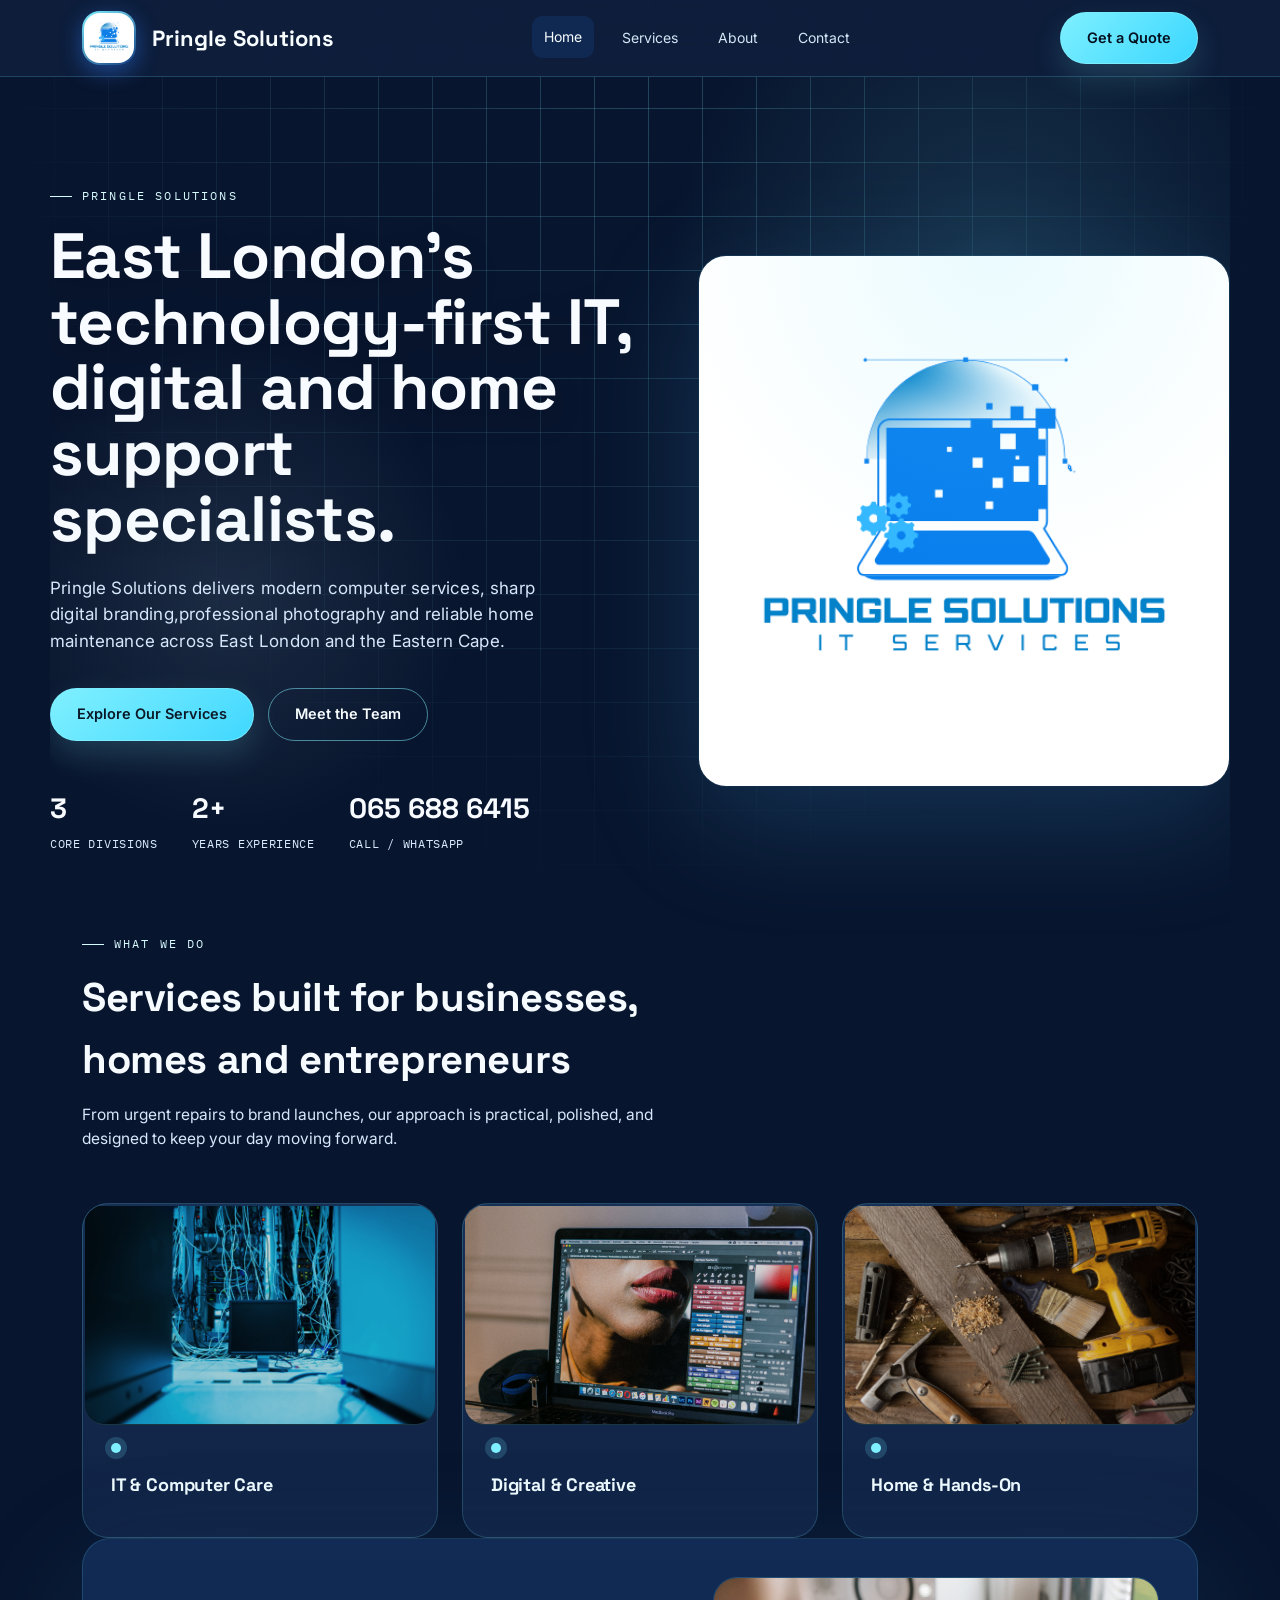
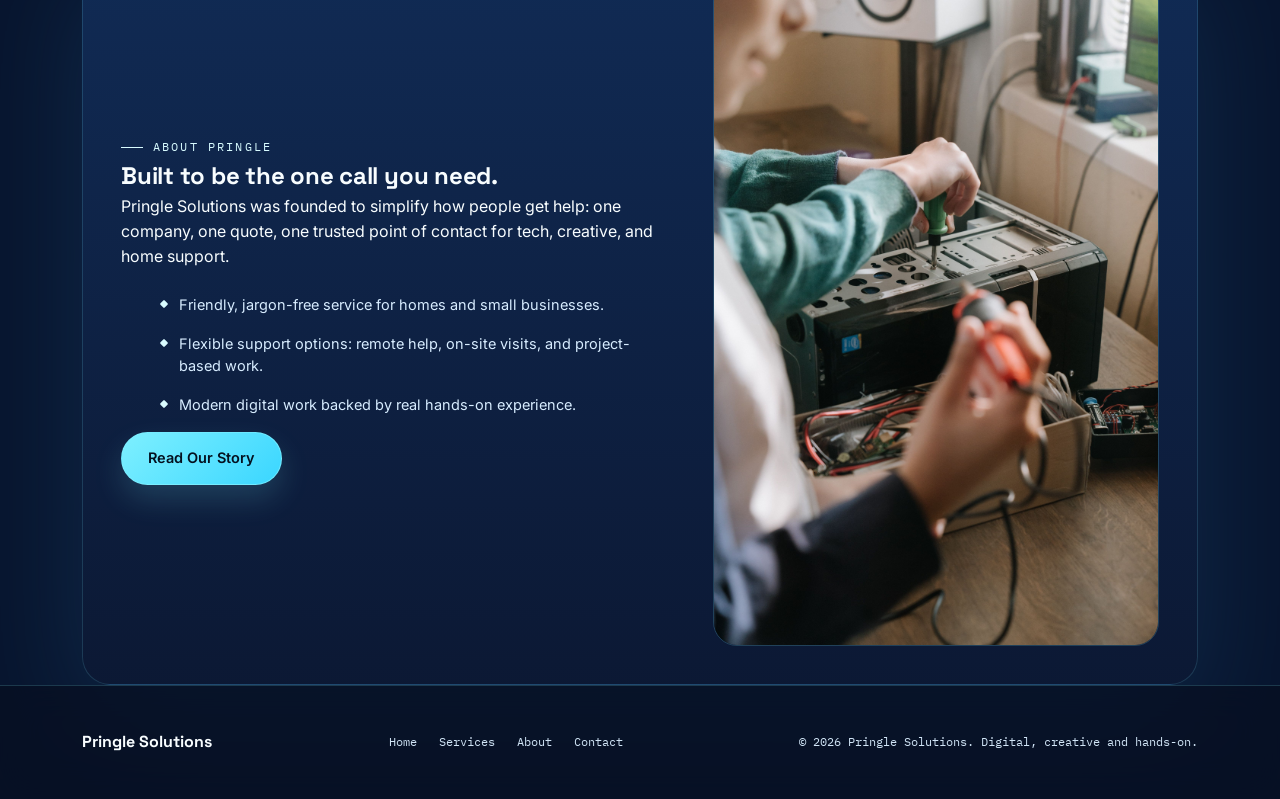
<file: index.html>
<!DOCTYPE html>
<html lang="en">

<head>
    <meta charset="UTF-8">
    <meta name="viewport" content="width=device-width, initial-scale=1.0">
    <title>Pringle Solutions — Home</title>
    <link rel="preconnect" href="https://fonts.googleapis.com">
    <link rel="preconnect" href="https://fonts.gstatic.com" crossorigin>
    <link
        href="https://fonts.googleapis.com/css2?family=Space+Grotesk:wght@400;500;600;700&family=Inter:wght@400;500;600;700&family=IBM+Plex+Mono:wght@400;500&display=swap"
        rel="stylesheet">
    <link rel="stylesheet" href="styles1.css">
</head>

<body>
    <video class="bg-video" autoplay muted loop playsinline>
        <source src="Video Background in Purple Pink Green Gradient Style.mp4" type="video/mp4">
        Your browser does not support video background.
    </video>
    <header>
        <nav class="wrap">
            <div class="brand">
                <span class="brand-mark">
                    <img src="PRINGLE SOLUTIONS.png" alt="Pringle Solutions logo" class="brand-logo">
                </span>
                Pringle Solutions
            </div>
            <div class="navlinks" id="navlinks">
                <a href="index.html" class="active">Home</a>
                <a href="services.html">Services</a>
                <a href="about.html">About</a>
                <a href="contact.html">Contact</a>
            </div>
            <div class="navcta">
                <a class="btn primary" href="contact.html">Get a Quote</a>
                <button class="burger" id="burgerBtn" aria-label="Menu">☰</button>
            </div>
        </nav>
    </header>

    <main>
        <section class="hero wrap">
            <div class="hero-grid">
                <div>
                    <div class="eyebrow">PRINGLE SOLUTIONS</div>
                    <h1>East London’s technology-first IT, digital and home support specialists.</h1>
                    <p class="lead">Pringle Solutions delivers modern computer services, sharp digital
                        branding,professional photography and
                        reliable home maintenance across East London and the Eastern Cape.</p>
                    <div class="hero-ctas">
                        <a class="btn primary" href="services.html">Explore Our Services</a>
                        <a class="btn ghost" href="about.html">Meet the Team</a>
                    </div>
                    <div class="hero-stats">
                        <div><b>3</b><span>Core divisions</span></div>
                        <div><b>2+</b><span>Years experience</span></div>
                        <div><b>065 688 6415</b><span>Call / WhatsApp</span></div>
                    </div>
                </div>
                <div class="hero-media" data-reveal>
                    <img src="PRINGLE SOLUTIONS.png"
                        alt="Technology team collaborating around laptops and screens">
                </div>
            </div>
        </section>

        <section class="wrap" data-reveal>
            <div class="section-head">
                <div class="eyebrow">WHAT WE DO</div>
                <h2>Services built for businesses, homes and entrepreneurs</h2>
                <p>From urgent repairs to brand launches, our approach is practical, polished, and designed to keep your
                    day moving forward.</p>
            </div>
            <div class="service-row">
                <div class="card" data-tilt>
                    <div class="card-img"><img src="computer.jpg"
                            alt="IT specialist repairing a laptop in a modern office"></div>
                    <div class="node-dot"></div>
                    <h4>IT & Computer Care</h4>
                    <p>Fast repairs, secure setup, and ongoing support for laptops, networks, and home-office systems.
                    </p>
                </div>
                <div class="card" data-tilt>
                    <div class="card-img"><img src="pexels-onbab-9281786.jpg"
                            alt="Designer working on a digital interface and marketing visuals"></div>
                    <div class="node-dot"></div>
                    <h4>Digital & Creative</h4>
                    <p>Clear branding, modern websites, and photography that make your business look as professional as
                        it is.</p>
                </div>
                <div class="card" data-tilt>
                    <div class="card-img"><img src="maintainance.jpg"
                            alt="Smart home installation and home maintenance technology service"></div>
                    <div class="node-dot"></div>
                    <h4>Home & Hands-On</h4>
                    <p>Reliable household repairs, installations, and maintenance for the jobs that need to be done
                        right.</p>
                </div>
            </div>
        </section>

        <section class="wrap" data-reveal>
            <div class="about-preview">
                <div>
                    <div class="eyebrow">ABOUT PRINGLE</div>
                    <h2>Built to be the one call you need.</h2>
                    <p>Pringle Solutions was founded to simplify how people get help: one company, one quote, one
                        trusted point of contact for tech, creative, and home support.</p>
                    <ul class="about-list">
                        <li>Friendly, jargon-free service for homes and small businesses.</li>
                        <li>Flexible support options: remote help, on-site visits, and project-based work.</li>
                        <li>Modern digital work backed by real hands-on experience.</li>
                    </ul>
                    <a class="btn primary" href="about.html">Read Our Story</a>
                </div>
                <div class="about-image">
                    <img src="pexels-cottonbro-4705603.jpg"
                        alt="Technology and service professionals planning a project together">
                </div>
            </div>
        </section>
    </main>

    <footer>
        <div class="wrap foot-row">
            <div class="brand">Pringle Solutions</div>
            <div class="foot-links">
                <a href="index.html">Home</a>
                <a href="services.html">Services</a>
                <a href="about.html">About</a>
                <a href="contact.html">Contact</a>
            </div>
            <div class="foot-links"><span>© 2026 Pringle Solutions. Digital, creative and hands-on.</span></div>
        </div>
    </footer>

    <script src="scripts.js" defer></script>
</body>

</html>
</file>
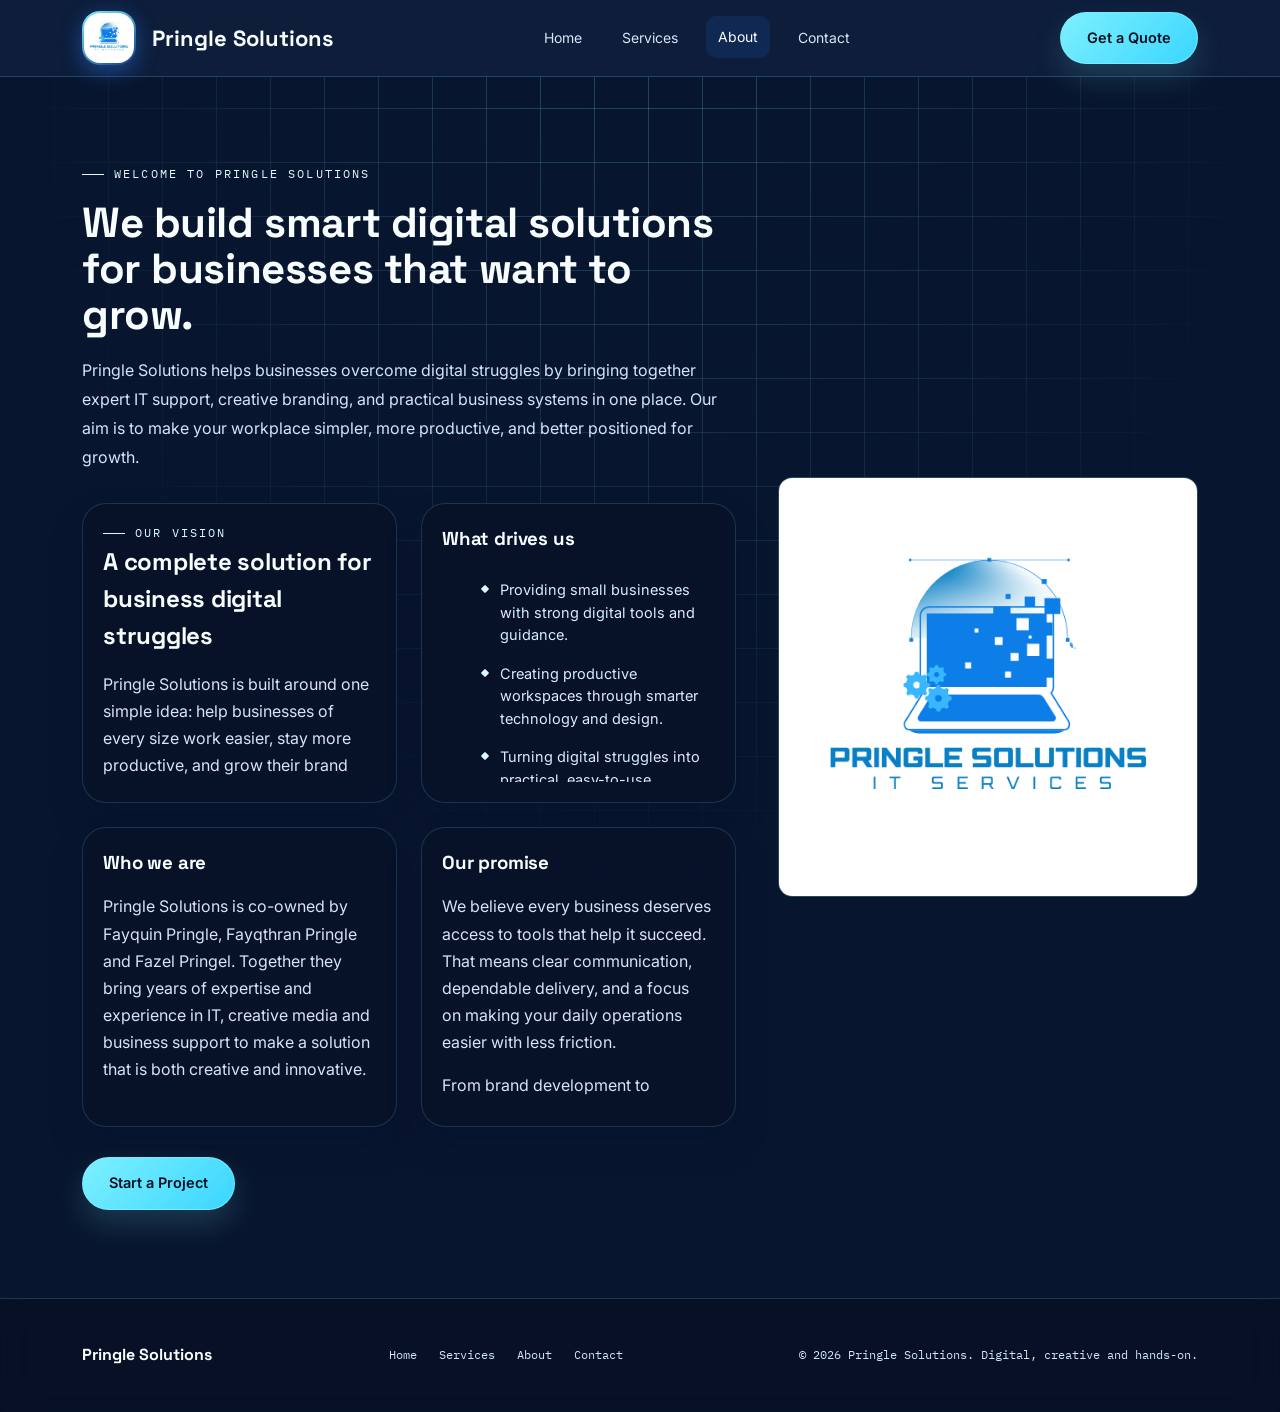
<file: about.html>
<!DOCTYPE html>
<html lang="en">

<head>
    <meta charset="UTF-8">
    <meta name="viewport" content="width=device-width, initial-scale=1.0">
    <title>Pringle Solutions — About</title>
    <link rel="preconnect" href="https://fonts.googleapis.com">
    <link rel="preconnect" href="https://fonts.gstatic.com" crossorigin>
    <link
        href="https://fonts.googleapis.com/css2?family=Space+Grotesk:wght@400;500;600;700&family=Inter:wght@400;500;600;700&family=IBM+Plex+Mono:wght@400;500&display=swap"
        rel="stylesheet">
    <link rel="stylesheet" href="styles1.css">
</head>

<body>
    <video class="bg-video" autoplay muted loop playsinline>
        <source src="Video Background in Purple Pink Green Gradient Style.mp4" type="video/mp4">
        Your browser does not support video background.
    </video>
    <header>
        <nav class="wrap">
            <div class="brand">
                <span class="brand-mark">
                    <img src="PRINGLE SOLUTIONS.png" alt="Pringle Solutions logo" class="brand-logo">
                </span>
                Pringle Solutions
            </div>
            <div class="navlinks" id="navlinks">
                <a href="index.html">Home</a>
                <a href="services.html">Services</a>
                <a href="about.html" class="active">About</a>
                <a href="contact.html">Contact</a>
            </div>
            <div class="navcta">
                <a class="btn primary" href="contact.html">Get a Quote</a>
                <button class="burger" id="burgerBtn" aria-label="Menu">☰</button>
            </div>
        </nav>
    </header>

    <main>
        <section>
            <div class="wrap">
                <div class="about-split">
                    <div data-reveal>
                        <div class="about-intro">
                            <div class="eyebrow">WELCOME TO PRINGLE SOLUTIONS</div>
                            <h1>We build smart digital solutions for businesses that want to grow.</h1>
                            <p>Pringle Solutions helps businesses overcome digital struggles by bringing together expert
                                IT support, creative branding, and practical business systems in one place. Our aim is
                                to
                                make your workplace simpler, more productive, and better positioned for growth.</p>
                        </div>
                        <div class="about-sections">
                            <div class="about-card">
                                <div class="card-content">
                                    <div class="eyebrow">OUR VISION</div>
                                    <h2>A complete solution for business digital struggles</h2>
                                    <p>Pringle Solutions is built around one simple idea: help businesses of every size
                                        work
                                        easier,
                                        stay more productive, and grow their brand with confidence. We solve digital
                                        problems,
                                        creative challenges, and practical business needs all in one place.</p>
                                    <p style="margin-top:16px;">Our mission is to make business life simpler, faster and
                                        more
                                        productive by combining creative innovation with real-world experience. We do
                                        this
                                        by
                                        offering a wide variety of services that support your website, your brand, your
                                        IT
                                        systems,
                                        and the everyday technology work that keeps your business running.</p>
                                </div>
                            </div>

                            <div class="about-card">
                                <div class="card-content">
                                    <h3>What drives us</h3>
                                    <ul class="about-list">
                                        <li>Providing small businesses with strong digital tools and guidance.</li>
                                        <li>Creating productive workspaces through smarter technology and design.</li>
                                        <li>Turning digital struggles into practical, easy-to-use solutions.</li>
                                        <li>Helping brands grow with consistent, confident support.</li>
                                    </ul>
                                </div>
                            </div>

                            <div class="about-card">
                                <div class="card-content">
                                    <h3>Who we are</h3>
                                    <p>Pringle Solutions is co-owned by Fayquin Pringle, Fayqthran Pringle and Fazel
                                        Pringel.
                                        Together they bring years of expertise and experience in IT, creative media and
                                        business
                                        support to make a solution that is both creative and innovative.</p>
                                    <p style="margin-top:16px;">Our team combines technical skill with practical
                                        business
                                        sense so we can deliver work that feels modern, reliable and ready for real
                                        business
                                        use.</p>
                                </div>
                            </div>

                            <div class="about-card">
                                <div class="card-content">
                                    <h3>Our promise</h3>
                                    <p>We believe every business deserves access to tools that help it succeed. That
                                        means
                                        clear communication, dependable delivery, and a focus on making your daily
                                        operations
                                        easier with less friction.</p>
                                    <p style="margin-top:16px;">From brand development to website support and digital
                                        systems,
                                        our goal is to create solutions that help businesses grow, improve productivity,
                                        and
                                        stand out in their market.</p>
                                    <ul class="about-list" style="margin-top:18px;">
                                        <li>Solutions built for small businesses, entrepreneurs and local teams.</li>
                                        <li>Services that help your brand develop and your business perform better.</li>
                                        <li>Reliable support from a team that understands both technology and business.
                                        </li>
                                    </ul>
                                </div>
                            </div>
                        </div>
                        <div class="hero-ctas" style="margin-top:30px;">
                            <a class="btn primary" href="contact.html">Start a Project</a>
                        </div>
                    </div>
                    <img src="PRINGLE SOLUTIONS.png"
                        alt="Team working together across computer and design tasks" data-reveal>
                </div>
            </div>
        </section>
    </main>

    <footer>
        <div class="wrap foot-row">
            <div class="brand">Pringle Solutions</div>
            <div class="foot-links">
                <a href="index.html">Home</a>
                <a href="services.html">Services</a>
                <a href="about.html">About</a>
                <a href="contact.html">Contact</a>
            </div>
            <div class="foot-links"><span>© 2026 Pringle Solutions. Digital, creative and hands-on.</span></div>
        </div>
    </footer>
    <script src="scripts.js" defer></script>
</body>

</html>
</file>
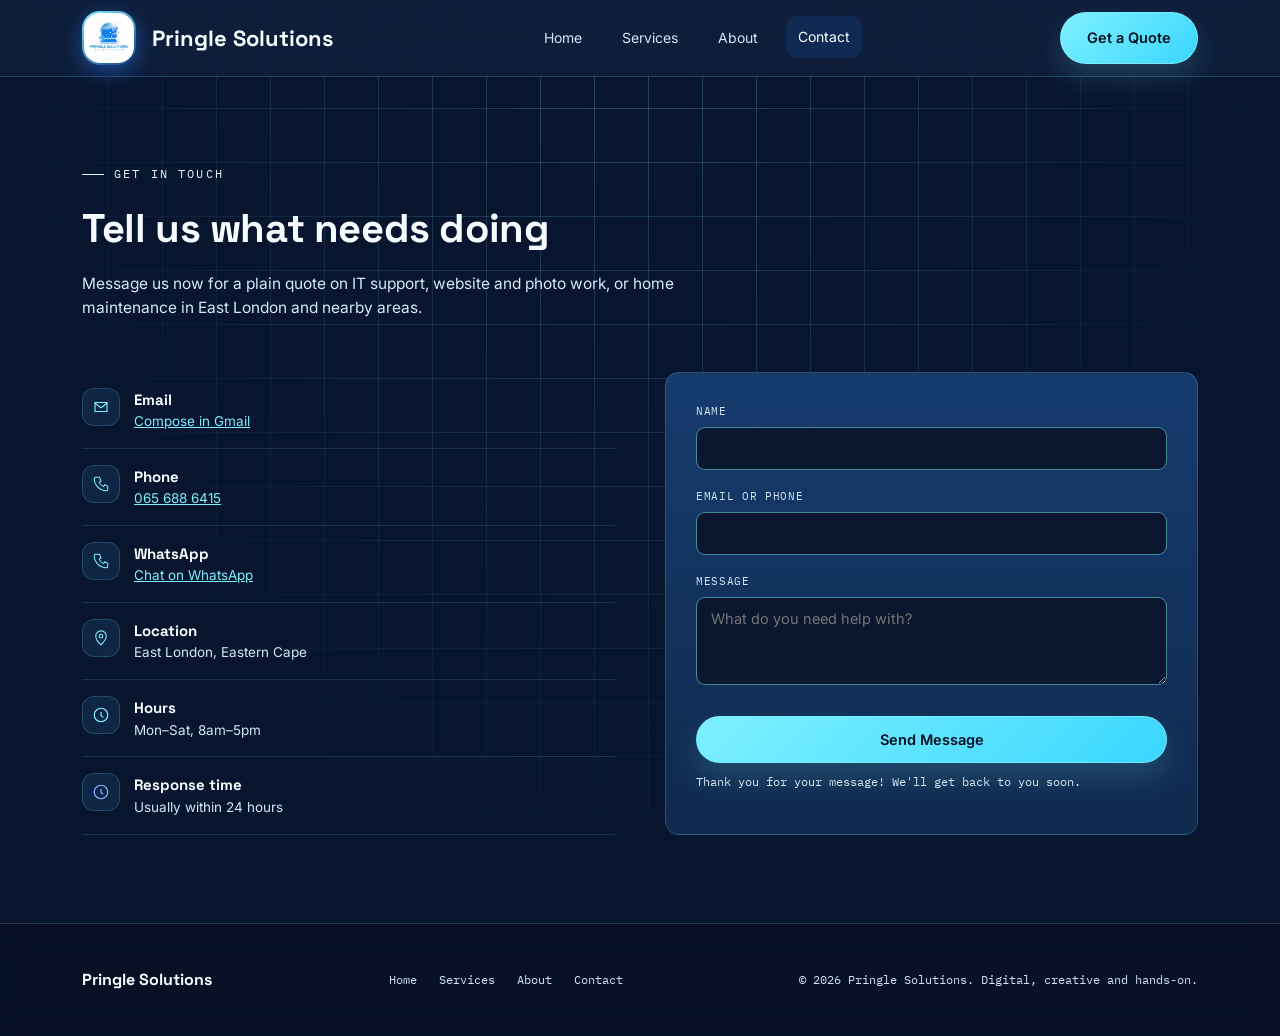
<file: contact.html>
<!DOCTYPE html>
<html lang="en">

<head>
    <meta charset="UTF-8">
    <meta name="viewport" content="width=device-width, initial-scale=1.0">
    <title>Pringle Solutions — Contact</title>
    <link rel="preconnect" href="https://fonts.googleapis.com">
    <link rel="preconnect" href="https://fonts.gstatic.com" crossorigin>
    <link
        href="https://fonts.googleapis.com/css2?family=Space+Grotesk:wght@400;500;600;700&family=Inter:wght@400;500;600;700&family=IBM+Plex+Mono:wght@400;500&display=swap"
        rel="stylesheet">
    <link rel="stylesheet" href="styles1.css">
</head>

<body>
    <video class="bg-video" autoplay muted loop playsinline>
        <source src="Video Background in Purple Pink Green Gradient Style.mp4" type="video/mp4">
        Your browser does not support video background.
    </video>
    <header>
        <nav class="wrap">
            <div class="brand">
                <span class="brand-mark">
                    <img src="PRINGLE SOLUTIONS.png" alt="Pringle Solutions logo" class="brand-logo">
                </span>
                Pringle Solutions
            </div>
            <div class="navlinks" id="navlinks">
                <a href="index.html">Home</a>
                <a href="services.html">Services</a>
                <a href="about.html">About</a>
                <a href="contact.html" class="active">Contact</a>
            </div>
            <div class="navcta">
                <a class="btn primary" href="contact.html">Get a Quote</a>
                <button class="burger" id="burgerBtn" aria-label="Menu">☰</button>
            </div>
        </nav>
    </header>

    <main>
        <section>
            <div class="wrap">
                <div class="section-head" data-reveal>
                    <div class="eyebrow">GET IN TOUCH</div>
                    <h2>Tell us what needs doing</h2>
                    <p>Message us now for a plain quote on IT support, website and photo work, or home maintenance in
                        East London and nearby areas.</p>
                </div>
                <div class="contact-grid">
                    <div class="contact-info">
                        <div class="row">
                            <div class="icon">
                                <svg width="18" height="18" viewBox="0 0 24 24" fill="none">
                                    <path d="M4 6h16v12H4z" stroke="#7ef0ff" stroke-width="1.6" />
                                    <path d="M4 7l8 6 8-6" stroke="#7ef0ff" stroke-width="1.6" />
                                </svg>
                            </div>
                            <div><b>Email</b><span><a
                                        href="https://mail.google.com/mail/?view=cm&fs=1&to=pringlesolutions1@gmail.com&su=Website%20Contact%20Request"
                                        target="_blank" rel="noopener">Compose in Gmail</a></span>
                            </div>
                        </div>
                        <div class="row">
                            <div class="icon">
                                <svg width="18" height="18" viewBox="0 0 24 24" fill="none">
                                    <path
                                        d="M6 3h4l2 5-2.5 1.5a12 12 0 006 6L17 13l4 2v4a2 2 0 01-2 2C10.5 21 3 13.5 3 5a2 2 0 012-2z"
                                        stroke="#7ef0ff" stroke-width="1.4" />
                                </svg>
                            </div>
                            <div><b>Phone</b><span><a href="tel:+27656886415">065 688 6415</a></span></div>
                        </div>
                        <div class="row">
                            <div class="icon">
                                <svg width="18" height="18" viewBox="0 0 24 24" fill="none">
                                    <path
                                        d="M6 3h4l2 5-2.5 1.5a12 12 0 006 6L17 13l4 2v4a2 2 0 01-2 2C10.5 21 3 13.5 3 5a2 2 0 012-2z"
                                        stroke="#7ef0ff" stroke-width="1.4" />
                                </svg>
                            </div>
                            <div><b>WhatsApp</b><span><a href="https://wa.me/27656886415" target="_blank"
                                        rel="noopener">Chat on WhatsApp</a></span></div>
                        </div>
                        <div class="row">
                            <div class="icon">
                                <svg width="18" height="18" viewBox="0 0 24 24" fill="none">
                                    <path d="M12 21s7-6.2 7-11.5A7 7 0 105 9.5C5 14.8 12 21 12 21z" stroke="#7ef0ff"
                                        stroke-width="1.4" />
                                    <circle cx="12" cy="9.5" r="2.4" stroke="#7ef0ff" stroke-width="1.4" />
                                </svg>
                            </div>
                            <div><b>Location</b><span>East London, Eastern Cape</span></div>
                        </div>
                        <div class="row">
                            <div class="icon">
                                <svg width="18" height="18" viewBox="0 0 24 24" fill="none">
                                    <path d="M12 8v5l3 2" stroke="#7ef0ff" stroke-width="1.6" />
                                    <circle cx="12" cy="12" r="9" stroke="#7ef0ff" stroke-width="1.6" />
                                </svg>
                            </div>
                            <div><b>Hours</b><span>Mon–Sat, 8am–5pm</span></div>
                        </div>
                        <div class="row">
                            <div class="icon">
                                <svg width="18" height="18" viewBox="0 0 24 24" fill="none">
                                    <path d="M12 8v5l3 2" stroke="#7db4ff" stroke-width="1.6" />
                                    <circle cx="12" cy="12" r="9" stroke="#7db4ff" stroke-width="1.6" />
                                </svg>
                            </div>
                            <div><b>Response time</b><span>Usually within 24 hours</span></div>
                        </div>
                    </div>
                    <div class="panel-card">
                        <form id="contactForm" action="https://formsubmit.co/pringlesolutions1@gmail.com" method="POST">
                            <input type="hidden" name="_subject" value="Website Contact Request">
                            <input type="hidden" name="_captcha" value="false">
                            <div class="field">
                                <label for="cName">Name</label>
                                <input type="text" id="cName" name="name" required>
                            </div>
                            <div class="field">
                                <label for="cContact">Email or phone</label>
                                <input type="text" id="cContact" name="contact" required>
                            </div>
                            <div class="field">
                                <label for="cMsg">Message</label>
                                <textarea id="cMsg" name="message" required
                                    placeholder="What do you need help with?"></textarea>
                            </div>
                            <button type="submit" class="btn primary">Send Message</button>
                            <p class="form-note">Thank you for your message! We'll get back to you soon.</p>
                        </form>
                    </div>
                </div>
            </div>
        </section>
    </main>

    <footer>
        <div class="wrap foot-row">
            <div class="brand">Pringle Solutions</div>
            <div class="foot-links">
                <a href="index.html">Home</a>
                <a href="services.html">Services</a>
                <a href="about.html">About</a>
                <a href="contact.html">Contact</a>
            </div>
            <div class="foot-links"><span>© 2026 Pringle Solutions. Digital, creative and hands-on.</span></div>
        </div>
    </footer>
    <script src="scripts.js" defer></script>
</body>

</html>
</file>
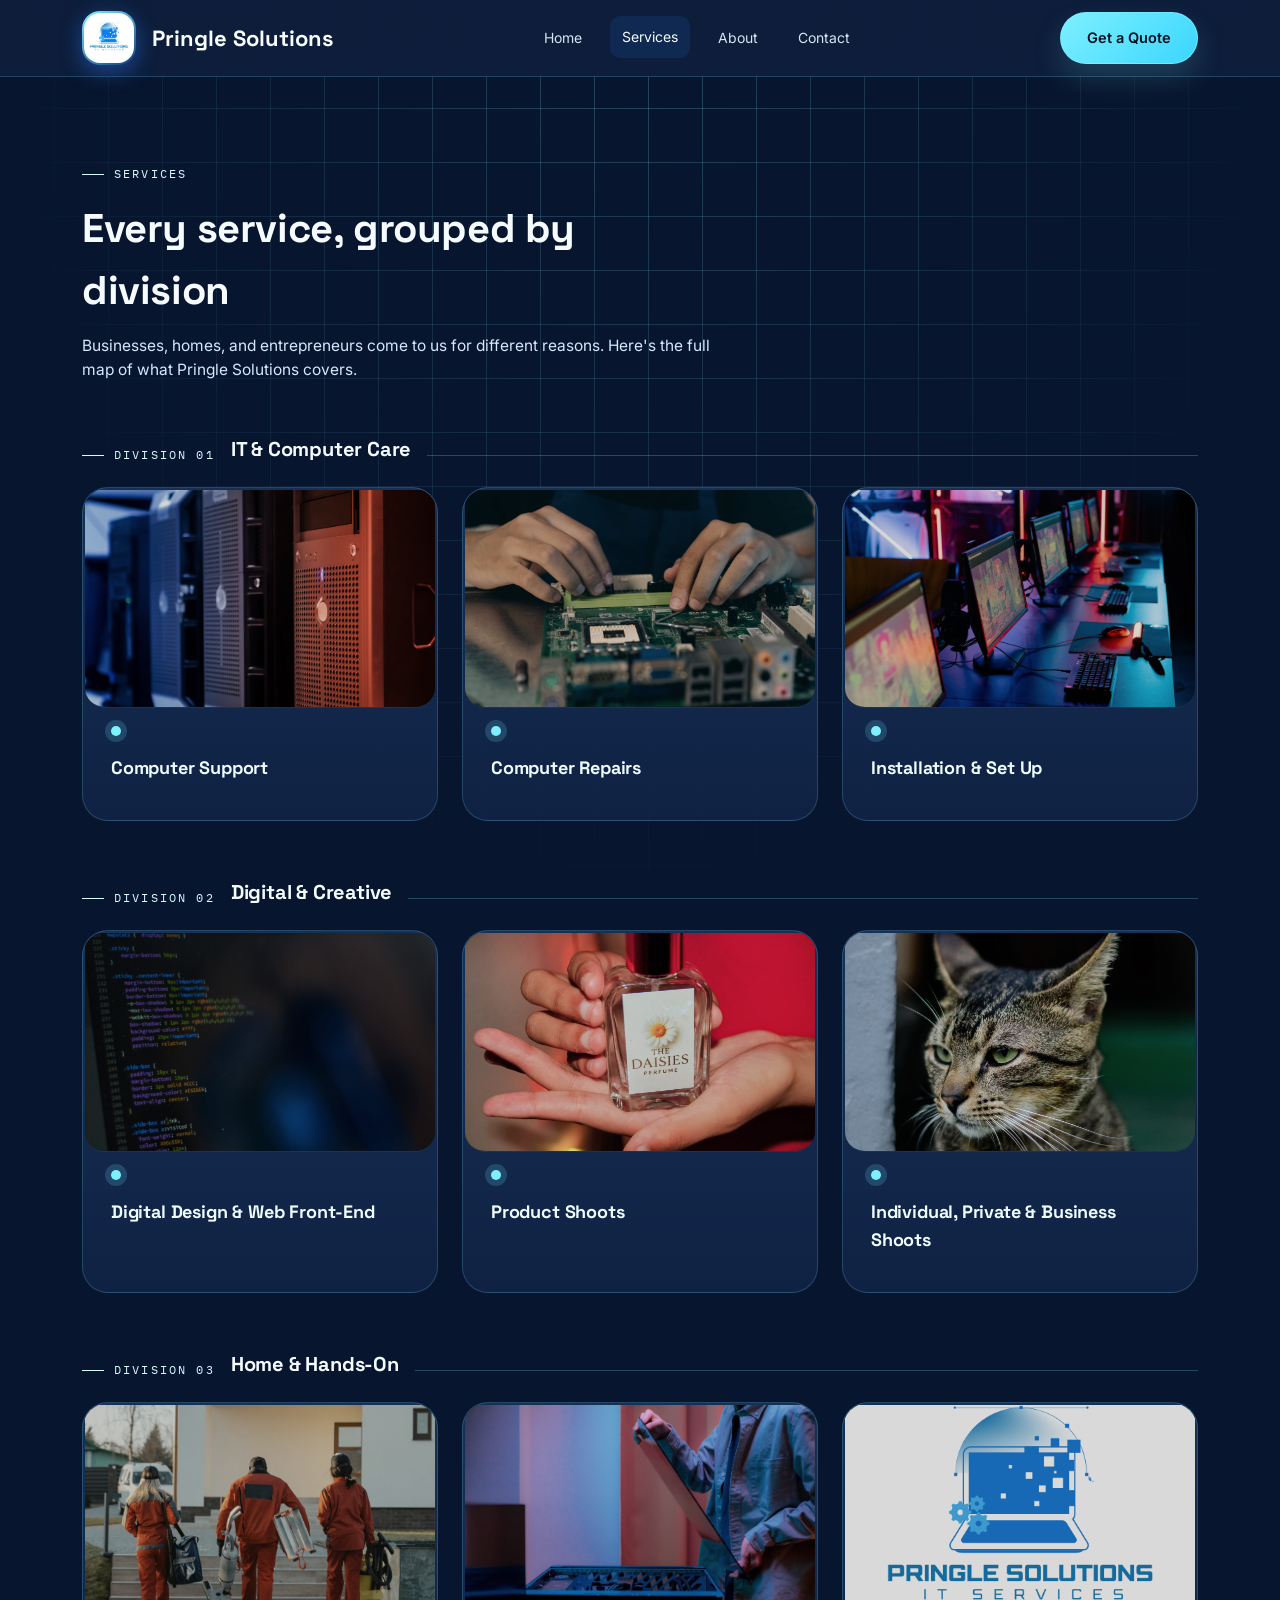
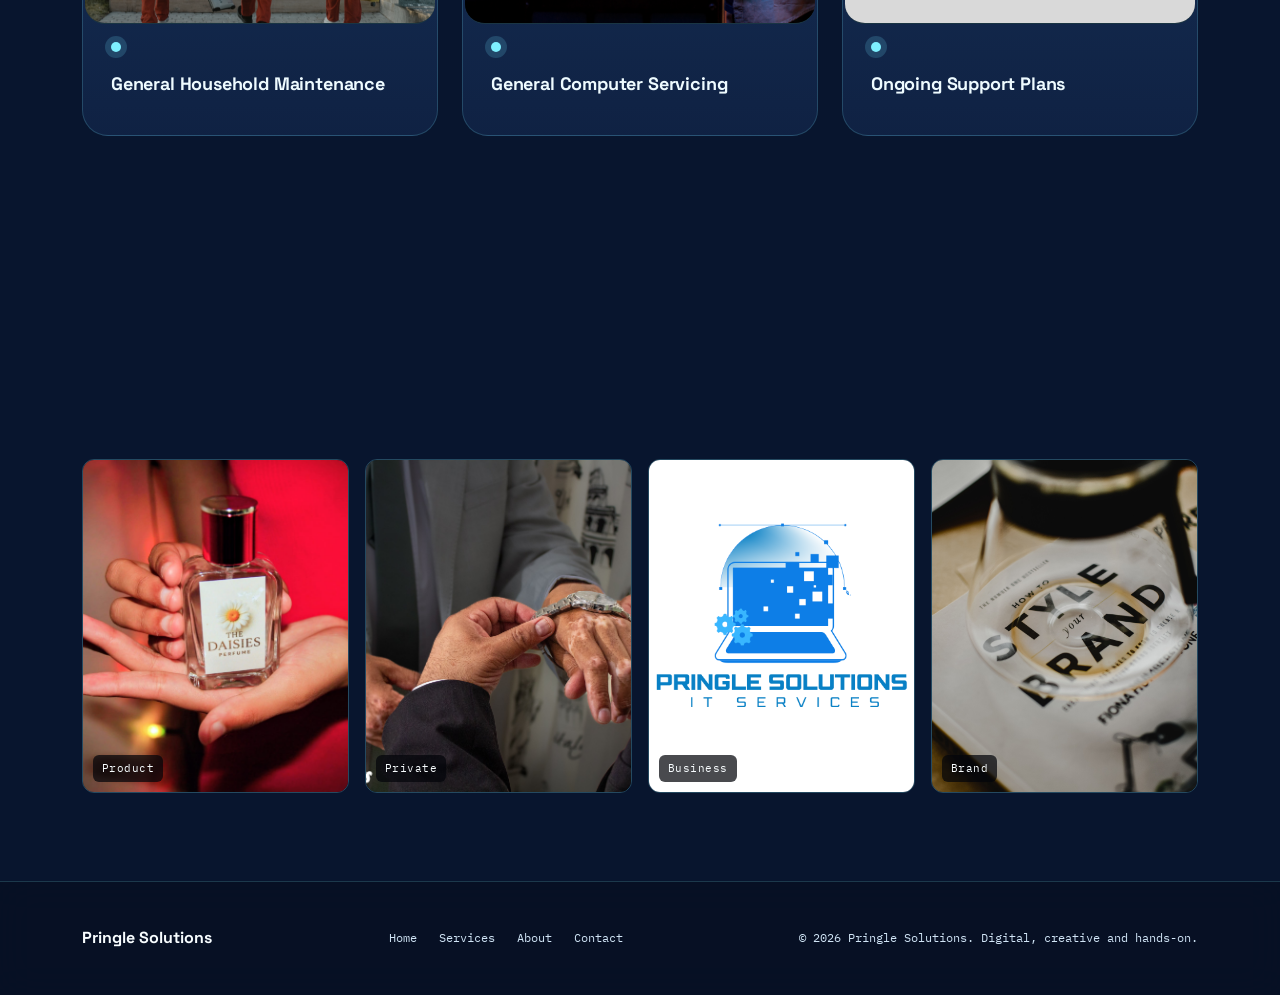
<file: services.html>
<!DOCTYPE html>
<html lang="en">

<head>
    <meta charset="UTF-8">
    <meta name="viewport" content="width=device-width, initial-scale=1.0">
    <title>Pringle Solutions — Services</title>
    <link rel="preconnect" href="https://fonts.googleapis.com">
    <link rel="preconnect" href="https://fonts.gstatic.com" crossorigin>
    <link
        href="https://fonts.googleapis.com/css2?family=Space+Grotesk:wght@400;500;600;700&family=Inter:wght@400;500;600;700&family=IBM+Plex+Mono:wght@400;500&display=swap"
        rel="stylesheet">
    <link rel="stylesheet" href="styles1.css">
</head>

<body>
    <video class="bg-video" autoplay muted loop playsinline>
        <source src="Video Background in Purple Pink Green Gradient Style.mp4" type="video/mp4">
        Your browser does not support video background.
    </video>
    <header>
        <nav class="wrap">
            <div class="brand">
                <span class="brand-mark">
                    <img src="PRINGLE SOLUTIONS.png" alt="Pringle Solutions logo" class="brand-logo">
                </span>
                Pringle Solutions
            </div>
            <div class="navlinks" id="navlinks">
                <a href="index.html">Home</a>
                <a href="services.html" class="active">Services</a>
                <a href="about.html">About</a>
                <a href="contact.html">Contact</a>
            </div>
            <div class="navcta">
                <a class="btn primary" href="contact.html">Get a Quote</a>
                <button class="burger" id="burgerBtn" aria-label="Menu">☰</button>
            </div>
        </nav>
    </header>

    <main>
        <section>
            <div class="wrap">
                <div class="section-head" data-reveal>
                    <div class="eyebrow">SERVICES</div>
                    <h2>Every service, grouped by division</h2>
                    <p>Businesses, homes, and entrepreneurs come to us for different reasons. Here's the full map of
                        what Pringle Solutions covers.</p>
                </div>

                <div class="service-groups">
                    <div>
                        <div class="group-head">
                            <div class="eyebrow">DIVISION 01</div>
                            <h3>IT &amp; Computer Care</h3>
                            <div class="group-line"></div>
                        </div>
                        <div class="service-row">
                            <div class="card" data-tilt>
                                <div class="card-img"><img src="pexels-cookiecutter-17489151.jpg"
                                        alt="IT technician repairing a laptop in a modern office"></div>
                                <div class="node-dot"></div>
                                <h4>Computer Support</h4>
                                <p>Remote or on-site help when technology slows down — from slow machines to software
                                    issues and home-office help.</p>
                            </div>
                            <div class="card" data-tilt>
                                <div class="card-img"><img src="pexels-mikhail-nilov-9242895.jpg"
                                        alt="Technician performing laptop repair and diagnostics"></div>
                                <div class="node-dot"></div>
                                <h4>Computer Repairs</h4>
                                <p>Hardware diagnostics, screen and battery swaps, virus removal and recovery — opened
                                    up, fixed, and handed back working.</p>
                            </div>
                            <div class="card" data-tilt>
                                <div class="card-img"><img src="setup.jpg"
                                        alt="Networking cables and professional IT setup"></div>
                                <div class="node-dot"></div>
                                <h4>Installation &amp; Set Up</h4>
                                <p>New machine, new office, new network. We install, configure and connect everything so
                                    you can just start using it.</p>
                            </div>
                        </div>
                    </div>

                    <div>
                        <div class="group-head">
                            <div class="eyebrow">DIVISION 02</div>
                            <h3>Digital &amp; Creative</h3>
                            <div class="group-line"></div>
                        </div>
                        <div class="service-row">
                            <div class="card" data-tilt>
                                <div class="card-img"><img src="pexels-negativespace-92905.jpg"
                                        alt="Web front-end design workspace"></div>
                                <div class="node-dot"></div>
                                <h4>Digital Design &amp; Web Front-End</h4>
                                <p>Logos, brand assets and websites that load fast and look sharp on every screen —
                                    designed to convert.</p>
                            </div>
                            <div class="card" data-tilt>
                                <div class="card-img"><img src="product.jpeg" alt="Product photography setup">
                                </div>
                                <div class="node-dot"></div>
                                <h4>Product Shoots</h4>
                                <p>Clean, sales-ready product photography for your shop front, catalogue or online
                                    store.</p>
                            </div>
                            <div class="card" data-tilt>
                                <div class="card-img"><img src="personal.jpeg"
                                        alt="Individual and private photoshoot"></div>
                                <div class="node-dot"></div>
                                <h4>Individual, Private &amp; Business Shoots</h4>
                                <p>Portraits, private shoots and business headshots that make you and your team look as
                                    sharp as your work.</p>
                            </div>
                        </div>
                    </div>

                    <div>
                        <div class="group-head">
                            <div class="eyebrow">DIVISION 03</div>
                            <h3>Home &amp; Hands-On</h3>
                            <div class="group-line"></div>
                        </div>
                        <div class="service-row">
                            <div class="card" data-tilt>
                                <div class="card-img"><img src="home.jpg" alt="General household maintenance">
                                </div>
                                <div class="node-dot"></div>
                                <h4>General Household Maintenance</h4>
                                <p>The jobs on your list that keep getting pushed back — fixed, fitted and finished
                                    properly.</p>
                            </div>
                            <div class="card" data-tilt>
                                <div class="card-img"><img src="pexels-ron-lach-7859348.jpg"
                                        alt="Computer servicing and maintenance"></div>
                                <div class="node-dot"></div>
                                <h4>General Computer Servicing</h4>
                                <p>Regular clean-ups, updates and health checks that stop small problems becoming
                                    expensive ones.</p>
                            </div>
                            <div class="card" data-tilt>
                                <div class="card-img"><img src="PRINGLE SOLUTIONS.png"
                                        alt="Business consulting and support"></div>
                                <div class="node-dot"></div>
                                <h4>Ongoing Support Plans</h4>
                                <p>A single point of contact on retainer for growing businesses that need IT, creative
                                    and maintenance help on tap.</p>
                            </div>
                        </div>
                    </div>
                </div>
            </div>
        </section>

        <section>
            <div class="wrap">
                <div class="section-head" data-reveal>
                    <div class="eyebrow">PHOTOGRAPHY</div>
                    <h2>A closer look at the creative side</h2>
                </div>
                <div class="shot-grid">
                    <div class="shot"><img src="product.jpeg" alt="Product shoot"><span>Product</span></div>
                    <div class="shot"><img src="private.jpeg"
                            alt="Private portrait shoot"><span>Private</span></div>
                    <div class="shot"><img src="PRINGLE SOLUTIONS.png"
                            alt="Business headshot"><span>Business</span></div>
                    <div class="shot"><img src="brand.jpg" alt="Brand and web design"><span>Brand</span></div>
                </div>
            </div>
        </section>
    </main>

    <footer>
        <div class="wrap foot-row">
            <div class="brand">Pringle Solutions</div>
            <div class="foot-links">
                <a href="index.html">Home</a>
                <a href="services.html">Services</a>
                <a href="about.html">About</a>
                <a href="contact.html">Contact</a>
            </div>
            <div class="foot-links"><span>© 2026 Pringle Solutions. Digital, creative and hands-on.</span></div>
        </div>
    </footer>
    <script src="scripts.js" defer></script>
</body>

</html>
</file>
<file: styles1.css>
:root {
  --black: #08152e;
  --bg: #0b172f;
  --panel: #1f548f;
  --panel-2: #163b74;
  --blue: #7ef0ff;
  --blue-soft: #d8fbff;
  --blue-dim: #3aa9d9;
  --white: #f8fdff;
  --grey: #d3e7f6;
  --line: rgba(126, 240, 255, 0.24);
  --line-strong: rgba(126, 240, 255, 0.52);
  --radius: 14px;
  --display: 'Space Grotesk', sans-serif;
  --body: 'Inter', sans-serif;
  --mono: 'IBM Plex Mono', monospace;
}

* {
  box-sizing: border-box;
}

html {
  scroll-behavior: smooth;
}

body {
  margin: 0;
  background: #08152e;
  color: var(--white);
  font-family: var(--body);
  line-height: 1.55;
  -webkit-font-smoothing: antialiased;
  overflow-x: hidden;
  min-height: 100vh;
}

.bg-video {
  position: fixed;
  inset: 0;
  width: 100%;
  height: 100%;
  object-fit: cover;
  z-index: -2;
  opacity: 0.42;
  pointer-events: none;
}

body::before {
  content: "";
  position: fixed;
  inset: 0;
  background-image:
    linear-gradient(var(--line) 1px, transparent 1px),
    linear-gradient(90deg, var(--line) 1px, transparent 1px);
  background-size: 54px 54px;
  -webkit-mask-image: radial-gradient(ellipse at 50% 0%, black 0%, transparent 72%);
  mask-image: radial-gradient(ellipse at 50% 0%, black 0%, transparent 72%);
  pointer-events: none;
  z-index: 0;
  animation: driftGrid 30s linear infinite;
}

@keyframes driftGrid {
  from {
    background-position: 0 0, 0 0;
  }

  to {
    background-position: 64px 128px, 64px 128px;
  }
}

a {
  color: inherit;
  text-decoration: none;
}

img {
  max-width: 100%;
  display: block;
  width: 100%;
  height: auto;
}

h1,
h2,
h3,
h4 {
  font-family: var(--display);
  margin: 0;
  letter-spacing: -0.01em;
}

p {
  margin: 0;
}

.eyebrow {
  font-family: var(--mono);
  font-size: 12px;
  letter-spacing: 0.18em;
  text-transform: uppercase;
  color: var(--blue-soft);
  display: flex;
  align-items: center;
  gap: 10px;
}

.eyebrow::before {
  content: "";
  width: 22px;
  height: 1px;
  background: var(--blue-soft);
  display: inline-block;
}

.wrap {
  max-width: 1180px;
  margin: 0 auto;
  padding: 0 32px;
}

.btn {
  font-family: var(--body);
  font-weight: 600;
  font-size: 14.5px;
  padding: 14px 26px;
  border-radius: 999px;
  border: 1px solid var(--line-strong);
  cursor: pointer;
  display: inline-flex;
  align-items: center;
  gap: 8px;
  transition: transform .25s ease, box-shadow .25s ease, background .25s ease, border-color .25s ease;
  background: transparent;
  color: var(--white);
}

.btn.primary {
  background: linear-gradient(135deg, var(--blue), #3ad6ff);
  border-color: rgba(126, 240, 255, 0.7);
  color: #04101f;
  box-shadow: 0 14px 30px rgba(126, 240, 255, 0.16);
}

.btn.primary:hover {
  box-shadow: 0 20px 38px rgba(126, 240, 255, 0.28);
  transform: translateY(-2px);
}

.btn.ghost:hover {
  border-color: rgba(126, 240, 255, 0.6);
  transform: translateY(-2px);
  box-shadow: 0 12px 28px rgba(64, 166, 226, 0.22);
  background: rgba(126, 240, 255, 0.08);
}

/* NAV */
header {
  position: sticky;
  top: 0;
  z-index: 50;
  background: rgba(14, 30, 60, 0.94);
  backdrop-filter: blur(16px);
  border-bottom: 1px solid rgba(111, 227, 255, 0.2);
}

nav.wrap {
  display: flex;
  align-items: center;
  justify-content: space-between;
  height: 76px;
}

.brand {
  display: flex;
  align-items: center;
  gap: 16px;
  font-family: var(--display);
  font-weight: 700;
  font-size: 22px;
}

.brand-mark {
  width: 54px;
  height: 54px;
  min-width: 54px;
  border-radius: 18px;
  position: relative;
  background: linear-gradient(145deg, var(--blue), #123a80);
  box-shadow: 0 6px 22px rgba(47, 127, 255, 0.45);
  display: flex;
  align-items: center;
  justify-content: center;
  flex-shrink: 0;
  overflow: hidden;
}

.brand-mark img.brand-logo {
  width: 100%;
  height: 100%;
  object-fit: cover;
  padding: 2px;
  border-radius: 18px;
}

.navlinks {
  display: flex;
  gap: 16px;
  align-items: center;
}

.navlinks a {
  color: var(--grey);
  font-size: 14px;
  padding: 10px 12px;
  border-radius: 10px;
  transition: color .2s ease, background .2s ease, transform .2s ease;
}

.navlinks a:hover,
.navlinks a.active {
  color: var(--white);
  background: rgba(47, 127, 255, 0.12);
  transform: translateY(-1px);
}

.navlinks button {
  font-family: var(--mono);
  font-size: 12.5px;
  letter-spacing: 0.05em;
  text-transform: uppercase;
  background: none;
  border: none;
  color: var(--grey);
  padding: 10px 14px;
  border-radius: 8px;
  cursor: pointer;
  transition: color .2s, background .2s;
}

.navlinks button:hover {
  color: var(--white);
  background: rgba(109, 157, 255, 0.08);
}

.navlinks button.active {
  color: var(--blue-soft);
  background: rgba(47, 127, 255, 0.12);
}

.navcta {
  display: flex;
  gap: 10px;
}

.burger {
  display: none;
  background: none;
  border: 1px solid var(--line-strong);
  border-radius: 8px;
  padding: 8px 10px;
  color: var(--white);
  cursor: pointer;
}

/* PAGES */
.page {
  display: none;
  position: relative;
  z-index: 1;
}

.page.active {
  display: block;
  animation: pageIn .5s ease both;
}

@keyframes pageIn {
  from {
    opacity: 0;
    transform: translateY(14px);
  }

  to {
    opacity: 1;
    transform: translateY(0);
  }
}

/* HERO */
.hero {
  padding: 110px 0 80px;
  position: relative;
  overflow: hidden;
}

.hero::after {
  content: '';
  position: absolute;
  inset: 0;
  background: radial-gradient(circle at 80% 20%, rgba(111, 227, 255, 0.14), transparent 28%),
    radial-gradient(circle at 15% 60%, rgba(199, 244, 255, 0.1), transparent 22%);
  pointer-events: none;
}

.hero-grid {
  display: grid;
  grid-template-columns: 1.05fr 0.95fr;
  gap: 60px;
  align-items: center;
  width: 100%;
}

.hero-media {
  border-radius: 28px;
  overflow: hidden;
  min-height: 420px;
  box-shadow: 0 34px 120px rgba(76, 194, 255, 0.18);
  border: 1px solid rgba(76, 194, 255, 0.14);
}

.hero-media img {
  width: 100%;
  height: 100%;
  object-fit: cover;
  object-position: center;
  transition: transform .7s ease, filter .7s ease;
  filter: saturate(1.05) brightness(1);
}

.hero-media:hover img {
  transform: scale(1.01);
}

.hero h1 {
  font-size: clamp(38px, 5vw, 64px);
  line-height: 1.03;
  margin: 18px 0 22px;
  color: #f8fbff;
  text-shadow: 0 12px 30px rgba(0, 0, 0, 0.18);
}

.hero h1 em {
  font-style: normal;
  color: var(--blue-soft);
}

.hero p.lead {
  font-size: 17px;
  color: #d7e7fb;
  max-width: 520px;
  margin-bottom: 34px;
  letter-spacing: .01em;
}

.hero-ctas {
  display: flex;
  gap: 14px;
  flex-wrap: wrap;
}

.hero-stats {
  display: flex;
  gap: 34px;
  margin-top: 46px;
  flex-wrap: wrap;
}

.hero-stats div b {
  font-family: var(--display);
  font-size: 28px;
  display: block;
  color: #f8fbff;
}

.hero-stats div span {
  font-family: var(--mono);
  font-size: 11.5px;
  color: #d9ecff;
  text-transform: uppercase;
  letter-spacing: .06em;
}

/* 3D stage */
.stage {
  perspective: 1200px;
  height: 440px;
  position: relative;
}

.stage-inner {
  width: 100%;
  height: 100%;
  position: relative;
  transform-style: preserve-3d;
  transform: rotateX(12deg) rotateY(-16deg);
  transition: transform .15s ease-out;
}

.panel {
  position: absolute;
  width: 280px;
  height: 200px;
  border-radius: 16px;
  background: linear-gradient(155deg, var(--panel-2), var(--panel));
  border: 1px solid var(--line-strong);
  box-shadow: 0 30px 60px rgba(0, 0, 0, 0.5), inset 0 1px 0 rgba(255, 255, 255, 0.04);
  padding: 20px;
  display: flex;
  flex-direction: column;
  justify-content: space-between;
  animation: floatY 6s ease-in-out infinite;
}

.panel .eyebrow {
  font-size: 10.5px;
}

.panel h4 {
  font-size: 17px;
  margin-top: 8px;
}

.panel .tag {
  font-family: var(--mono);
  font-size: 10.5px;
  color: var(--blue-soft);
  margin-top: auto;
}

.panel-1 {
  left: 0;
  top: 30px;
  transform: translateZ(90px) rotate(-2deg);
  animation-delay: 0s;
}

.panel-2 {
  left: 110px;
  top: 120px;
  transform: translateZ(40px) rotate(3deg);
  animation-delay: 1.2s;
}

.panel-3 {
  left: 60px;
  top: 230px;
  transform: translateZ(140px) rotate(-1deg);
  animation-delay: 2.1s;
}

@keyframes floatY {

  0%,
  100% {
    margin-top: 0;
  }

  50% {
    margin-top: -14px;
  }
}

.stage-ring {
  position: absolute;
  width: 340px;
  height: 340px;
  border: 1px dashed var(--line-strong);
  border-radius: 50%;
  left: 60px;
  top: 40px;
  transform: translateZ(-10px) rotateX(70deg);
  animation: spin 22s linear infinite;
}

@keyframes spin {
  from {
    transform: translateZ(-10px) rotateX(70deg) rotate(0deg);
  }

  to {
    transform: translateZ(-10px) rotateX(70deg) rotate(360deg);
  }
}

/* SECTION generic */
section {
  padding: 88px 0;
  position: relative;
  z-index: 1;
}

.section-head {
  max-width: 640px;
  margin-bottom: 52px;
}

.section-head h2 {
  font-size: clamp(26px, 3.4vw, 40px);
  margin: 14px 0 12px;
  color: #f6fbff;
}

.section-head p {
  color: #d6e8fb;
  font-size: 15.5px;
}

.divider {
  height: 1px;
  background: var(--line);
  margin: 0;
}

/* SERVICES */
.service-groups {
  display: flex;
  flex-direction: column;
  gap: 56px;
}

.group-head {
  display: flex;
  align-items: baseline;
  gap: 16px;
  margin-bottom: 22px;
}

.group-head h3 {
  font-size: 20px;
  color: #f4fbff;
}

.group-head .eyebrow {
  margin: 0;
}

.group-line {
  flex: 1;
  height: 1px;
  background: var(--line);
}

.service-row {
  display: grid;
  grid-template-columns: repeat(3, minmax(0, 1fr));
  gap: 24px;
}

.card {
  background: linear-gradient(180deg, rgba(23, 50, 88, 0.96), rgba(16, 35, 69, 0.96));
  border: 1px solid rgba(126, 240, 255, 0.18);
  border-radius: 26px;
  padding: 28px;
  position: relative;
  overflow: hidden;
  transition: transform .35s ease, border-color .35s ease, box-shadow .35s ease, background .35s ease;
  transform-style: preserve-3d;
}

.card:hover {
  border-color: rgba(111, 227, 255, 0.35);
  box-shadow: 0 28px 60px rgba(35, 101, 171, 0.26);
  transform: translateY(-4px);
}

.card:hover .node-dot {
  background: #7ef0ff;
  box-shadow: 0 0 0 8px rgba(126, 240, 255, 0.14);
}

.card .node-dot {
  width: 10px;
  height: 10px;
  border-radius: 50%;
  background: var(--blue);
  box-shadow: 0 0 0 6px rgba(111, 227, 255, 0.18);
  margin-bottom: 18px;
}

.card h4 {
  font-size: 18px;
  margin-bottom: 10px;
  color: #eefbff;
}

.card p {
  color: #c7daf0;
  font-size: 14px;
  opacity: 0;
  max-height: 0;
  overflow: hidden;
  transform: translateY(12px);
  transition: opacity .3s ease, max-height .3s ease, transform .3s ease;
}

.card:hover p {
  opacity: 1;
  max-height: 240px;
  transform: translateY(0);
}

.card-img {
  margin: -26px -26px 18px;
  aspect-ratio: 16 / 10;
  min-height: 160px;
  overflow: hidden;
  border-bottom: 1px solid rgba(126, 240, 255, 0.16);
  border-radius: 0 0 20px 20px;
  background: rgba(3, 5, 10, 0.65);
}

.card-img img {
  width: 100%;
  height: 100%;
  object-fit: cover;
  object-position: center;
  filter: saturate(0.85) brightness(0.85);
  transition: transform .5s ease, filter .5s ease;
}

.card:hover .card-img img {
  transform: scale(1.07);
  filter: saturate(1) brightness(0.95);
}

/* PHOTOGRAPHY strip */
.shot-grid {
  display: grid;
  grid-template-columns: repeat(4, 1fr);
  gap: 16px;
}

.shot {
  border-radius: 12px;
  overflow: hidden;
  border: 1px solid var(--line);
  aspect-ratio: 4/5;
  position: relative;
}

.shot img {
  width: 100%;
  height: 100%;
  object-fit: cover;
  object-position: center;
  transition: transform .5s ease;
}

.shot:hover img {
  transform: scale(1.02);
}

.shot span {
  position: absolute;
  left: 10px;
  bottom: 10px;
  font-family: var(--mono);
  font-size: 11px;
  background: rgba(3, 5, 10, 0.72);
  padding: 5px 9px;
  border-radius: 6px;
  letter-spacing: .04em;
}

/* ABOUT split */
.about-split {
  display: grid;
  grid-template-columns: 1fr minmax(280px, 420px);
  gap: 42px;
  align-items: center;
}

.about-preview {
  display: grid;
  grid-template-columns: 1.1fr 0.9fr;
  gap: 46px;
  align-items: center;
  background: linear-gradient(180deg, rgba(17, 44, 86, 0.98), rgba(12, 25, 52, 0.98));
  border: 1px solid rgba(111, 227, 255, 0.16);
  border-radius: 28px;
  padding: 38px;
  box-shadow: 0 36px 120px rgba(41, 113, 173, 0.22);
}

.about-preview .about-image {
  border-radius: 24px;
  overflow: hidden;
  border: 1px solid rgba(126, 240, 255, 0.18);
}

.about-preview .about-image img {
  width: 100%;
  height: 100%;
  object-fit: cover;
  object-position: center;
}

.about-split img {
  width: 100%;
  height: auto;
  object-fit: cover;
  object-position: center;
  display: block;
  border-radius: var(--radius);
  border: 1px solid var(--line);
  min-height: 280px;
}

.about-list {
  display: grid;
  gap: 16px;
  margin-top: 26px;
}

.about-sections {
  display: grid;
  grid-template-columns: repeat(2, minmax(0, 1fr));
  gap: 24px;
  margin-top: 32px;
}

.about-intro {
  margin-bottom: 28px;
}

.about-intro h1 {
  font-size: clamp(28px, 3.4vw, 42px);
  margin: 16px 0 18px;
  line-height: 1.1;
}

.about-intro p {
  color: #d4e4f9;
  font-size: 16px;
  line-height: 1.8;
  max-width: 780px;
}

.about-card {
  background: rgba(8, 18, 41, 0.96);
  border: 1px solid rgba(126, 240, 255, 0.16);
  border-radius: 24px;
  padding: 20px;
  box-shadow: 0 18px 34px rgba(4, 18, 48, 0.24);
  max-height: 300px;
  overflow: hidden;
  display: flex;
  flex-direction: column;
  min-height: 0;
}

.about-card h3,
.about-card h2 {
  margin-bottom: 16px;
}

.about-card p {
  color: #d4e4f9;
  line-height: 1.7;
}

.about-card .card-content {
  overflow-y: auto;
  padding-right: 4px;
  flex: 1 1 auto;
  min-height: 0;
}

.about-card .card-content::-webkit-scrollbar {
  width: 8px;
}

.about-card .card-content::-webkit-scrollbar-thumb {
  background: rgba(126, 240, 255, 0.3);
  border-radius: 999px;
}

@media (max-width: 900px) {
  .about-sections {
    grid-template-columns: 1fr;
  }
}

.about-list li {
  list-style: none;
  display: flex;
  gap: 12px;
  align-items: flex-start;
  color: #d7ecff;
  font-size: 14.5px;
}

.about-list li::before {
  content: "";
  width: 6px;
  height: 6px;
  margin-top: 7px;
  background: var(--blue-soft);
  border-radius: 1px;
  flex-shrink: 0;
  transform: rotate(45deg);
}

/* TRACK PAGE */
.track-grid {
  display: grid;
  grid-template-columns: 1fr 1fr;
  gap: 40px;
  align-items: start;
}

.panel-card {
  background: linear-gradient(180deg, rgba(22, 61, 111, 0.98), rgba(16, 42, 78, 0.98));
  border: 1px solid rgba(126, 240, 255, 0.18);
  border-radius: var(--radius);
  padding: 30px;
}

.panel-card h3 {
  font-size: 18px;
  margin-bottom: 6px;
}

.panel-card .sub {
  color: var(--grey);
  font-size: 13.5px;
  margin-bottom: 22px;
  display: block;
}

label {
  display: block;
  font-family: var(--mono);
  font-size: 11px;
  text-transform: uppercase;
  letter-spacing: .06em;
  color: var(--grey);
  margin-bottom: 7px;
}

.field {
  margin-bottom: 18px;
}

input,
select,
textarea {
  width: 100%;
  background: var(--bg);
  border: 1px solid var(--line-strong);
  border-radius: 9px;
  padding: 12px 14px;
  color: var(--white);
  font-family: var(--body);
  font-size: 14.5px;
}

input:focus,
select:focus,
textarea:focus {
  outline: 2px solid var(--blue);
  outline-offset: 1px;
  border-color: var(--blue);
}

textarea {
  resize: vertical;
  min-height: 88px;
}

.track-search {
  display: flex;
  gap: 10px;
}

.track-search input {
  flex: 1;
}

.ticket {
  border: 1px solid var(--line-strong);
  border-radius: var(--radius);
  padding: 22px;
  margin-top: 16px;
  background: linear-gradient(160deg, var(--panel-2), var(--panel));
  animation: pageIn .4s ease both;
}

.ticket-top {
  display: flex;
  justify-content: space-between;
  align-items: flex-start;
  gap: 12px;
  margin-bottom: 14px;
}

.ticket-id {
  font-family: var(--mono);
  font-size: 13px;
  color: var(--blue-soft);
}

.ticket-service {
  font-family: var(--display);
  font-size: 17px;
  margin-top: 4px;
}

.badge {
  font-family: var(--mono);
  font-size: 10.5px;
  text-transform: uppercase;
  padding: 5px 10px;
  border-radius: 999px;
  letter-spacing: .05em;
  white-space: nowrap;
}

.badge.received {
  background: rgba(255, 255, 255, 0.08);
  color: var(--grey);
}

.badge.progress {
  background: rgba(47, 127, 255, 0.16);
  color: var(--blue-soft);
}

.badge.complete {
  background: rgba(70, 200, 130, 0.16);
  color: #6adf9c;
}

.trace {
  position: relative;
  margin: 22px 0 10px;
  height: 4px;
  background: var(--line);
  border-radius: 4px;
  overflow: hidden;
}

.trace-fill {
  position: absolute;
  inset: 0;
  width: 0%;
  background: linear-gradient(90deg, var(--blue-dim), var(--blue));
  border-radius: 4px;
  transition: width 1s ease;
}

.stages {
  display: flex;
  justify-content: space-between;
  margin-top: 10px;
}

.stages span {
  font-family: var(--mono);
  font-size: 10px;
  color: var(--grey);
  text-transform: uppercase;
  letter-spacing: .04em;
  width: 20%;
  text-align: center;
}

.stages span.done {
  color: var(--blue-soft);
}

.ticket-meta {
  color: var(--grey);
  font-size: 13px;
  margin-top: 14px;
}

.empty-note {
  color: var(--grey);
  font-size: 13.5px;
  font-family: var(--mono);
  padding: 18px 0;
}

/* CONTACT */
.contact-grid {
  display: grid;
  grid-template-columns: 1fr 1fr;
  gap: 50px;
}

.contact-info .row {
  display: flex;
  gap: 14px;
  padding: 16px 0;
  border-bottom: 1px solid rgba(126, 240, 255, 0.14);
}

.contact-info .row b {
  display: block;
  font-family: var(--display);
  font-size: 15px;
}

.contact-info .row span {
  color: var(--grey);
  font-size: 13.5px;
  display: block;
  word-break: break-word;
}

.contact-info .row span a {
  color: var(--blue);
  text-decoration: underline;
}

.icon {
  width: 38px;
  height: 38px;
  border-radius: 12px;
  background: rgba(16, 39, 70, 0.96);
  border: 1px solid rgba(126, 240, 255, 0.18);
  display: flex;
  align-items: center;
  justify-content: center;
  flex-shrink: 0;
}

form .btn {
  width: 100%;
  justify-content: center;
  margin-top: 6px;
}

.form-note {
  font-size: 12px;
  color: var(--grey);
  margin-top: 10px;
  font-family: var(--mono);
}

footer {
  border-top: 1px solid rgba(126, 240, 255, 0.18);
  padding: 44px 0;
  position: relative;
  z-index: 1;
  background: rgba(7, 15, 34, 0.75);
  backdrop-filter: blur(18px);
}

.foot-row {
  display: flex;
  justify-content: space-between;
  align-items: center;
  flex-wrap: wrap;
  gap: 16px;
}

.foot-row .brand {
  font-size: 16px;
}

.foot-links {
  display: flex;
  gap: 22px;
  font-family: var(--mono);
  font-size: 12px;
  color: #d1e5f6;
}

.foot-links a:hover {
  color: #7ef0ff;
}

[data-reveal] {
  opacity: 0;
  transform: translateY(24px);
  transition: opacity .7s ease, transform .7s ease;
}

[data-reveal].in {
  opacity: 1;
  transform: translateY(0);
}

@media (max-width: 900px) {

  .hero-grid,
  .about-split,
  .about-preview,
  .track-grid,
  .contact-grid,
  .service-row,
  .shot-grid,
  .about-sections {
    grid-template-columns: 1fr;
  }

  .service-row,
  .shot-grid {
    gap: 18px;
  }

  .shot-grid {
    grid-template-columns: 1fr 1fr;
  }

  .stage {
    height: 360px;
    margin-top: 20px;
  }

  .navlinks {
    display: none;
  }

  .burger {
    display: inline-flex;
  }

  .navlinks.open {
    display: flex;
    position: absolute;
    top: 76px;
    left: 0;
    right: 0;
    flex-direction: column;
    background: rgba(7, 12, 22, 0.98);
    padding: 14px 24px;
    border-bottom: 1px solid var(--line);
  }
}

@media (max-width: 640px) {
  .service-row {
    grid-template-columns: 1fr;
  }

  .shot-grid {
    grid-template-columns: 1fr;
  }

  .about-preview,
  .about-split,
  .hero-grid,
  .service-groups,
  .track-grid,
  .contact-grid,
  .section-head,
  .hero-ctas,
  .hero-stats,
  .contact-info,
  .panel-card,
  .foot-row,
  .about-sections {
    gap: 22px;
  }

  .wrap {
    padding: 0 16px;
  }

  .hero {
    padding: 70px 0 50px;
  }

  .hero-grid,
  .service-row,
  .shot-grid,
  .about-preview,
  .about-split,
  .contact-grid,
  .about-sections {
    grid-template-columns: 1fr;
  }
}

@media (max-width: 480px) {
  .wrap {
    padding: 0 12px;
  }

  .brand {
    font-size: 18px;
  }

  .hero h1 {
    font-size: clamp(28px, 7vw, 34px);
  }

  .btn {
    width: 100%;
  }

  .navlinks a {
    padding: 10px 8px;
  }
}

@media (max-width: 480px) {
  .wrap {
    padding: 0 12px;
  }

  .brand {
    font-size: 18px;
  }

  .hero h1 {
    font-size: clamp(28px, 7vw, 34px);
  }

  .btn {
    width: 100%;
  }

  .navlinks a {
    padding: 10px 8px;
  }
}

@media (prefers-reduced-motion: reduce) {
  * {
    animation-duration: 0.001s !important;
    animation-iteration-count: 1 !important;
    transition-duration: 0.001s !important;
  }
}
</file>
